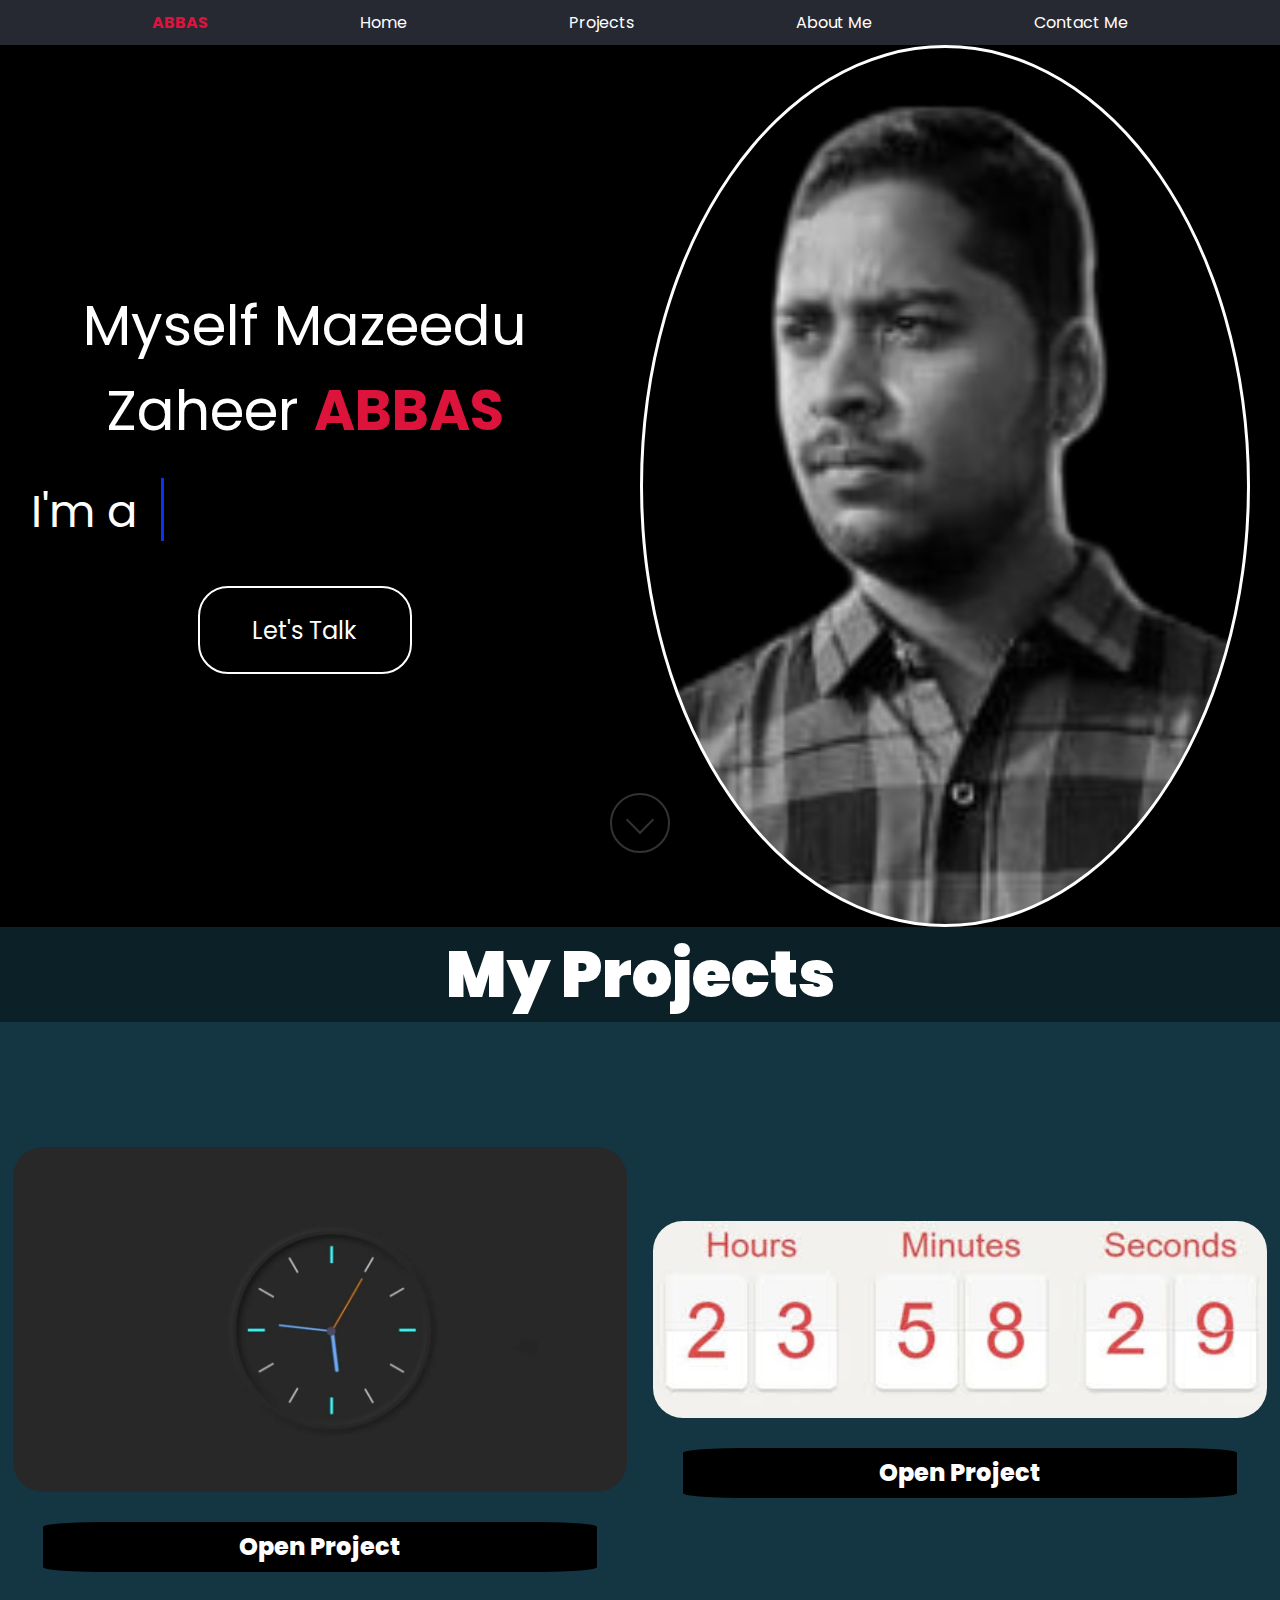
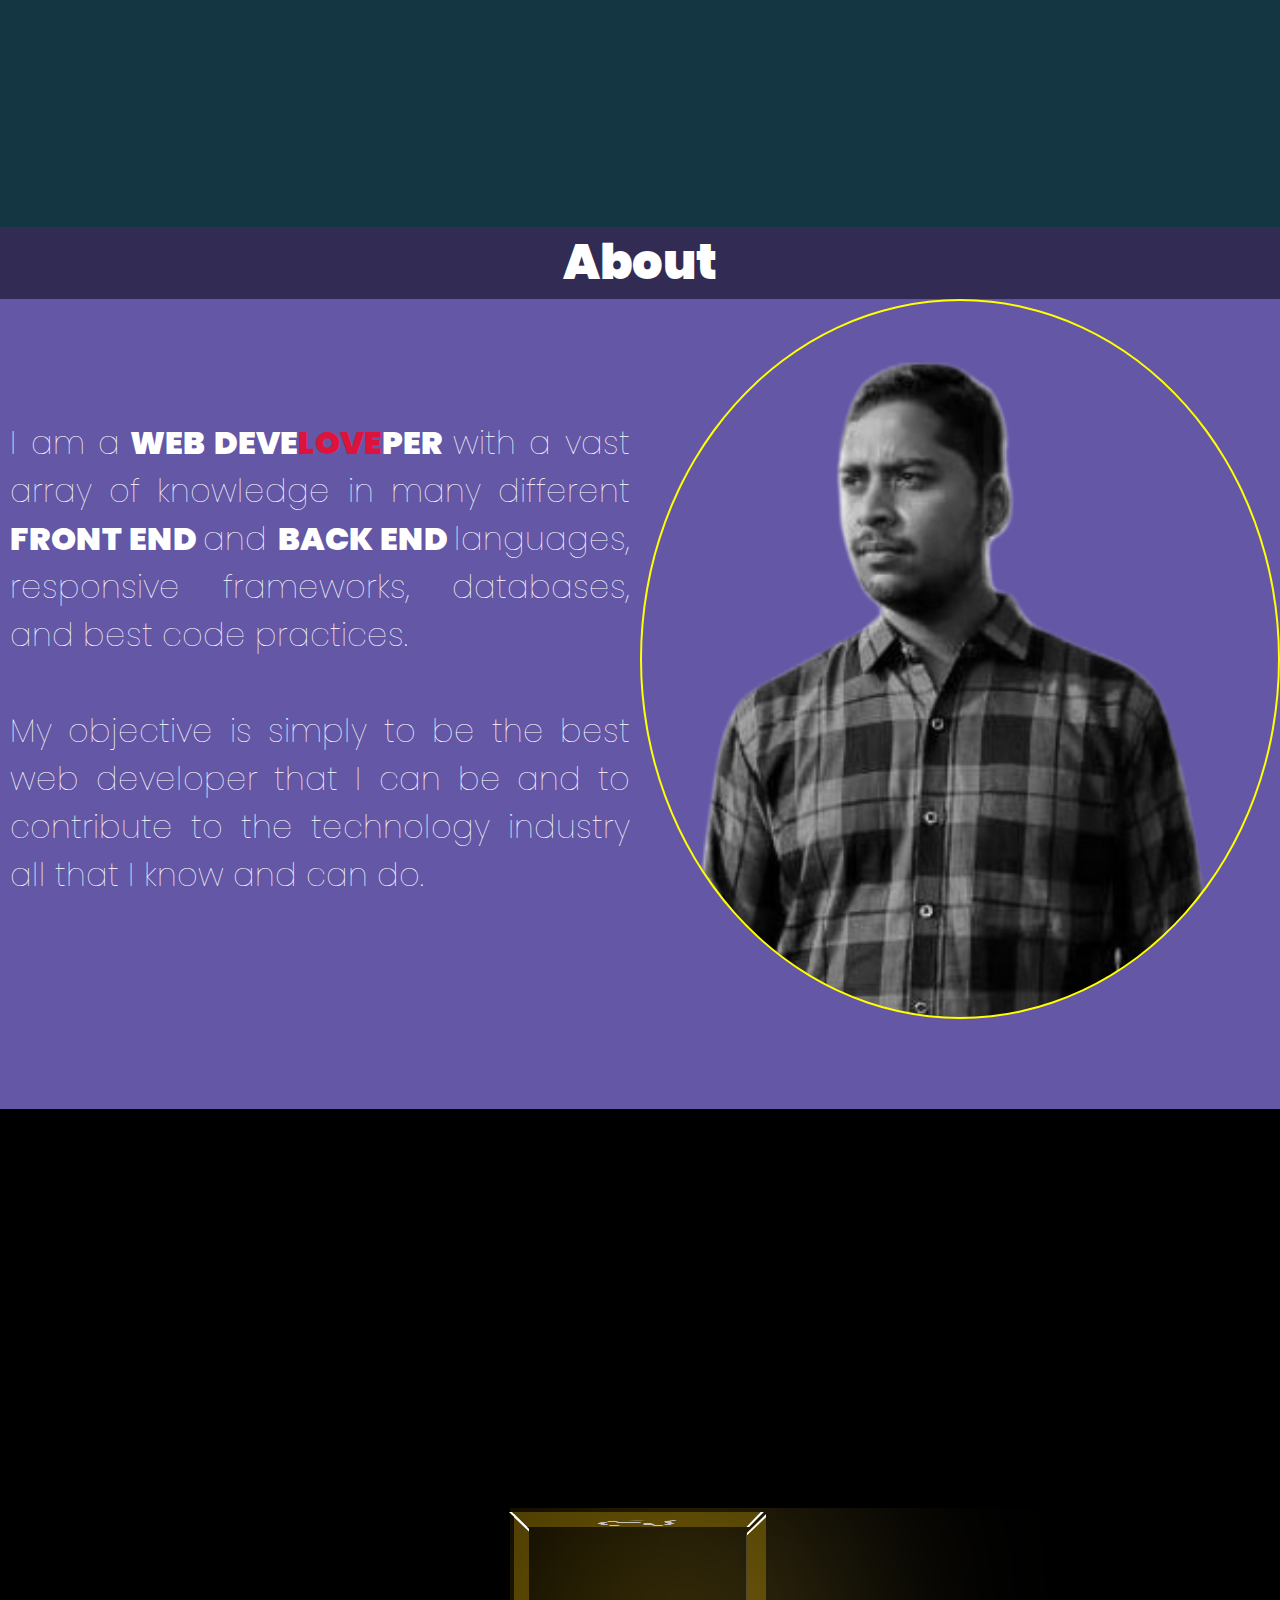
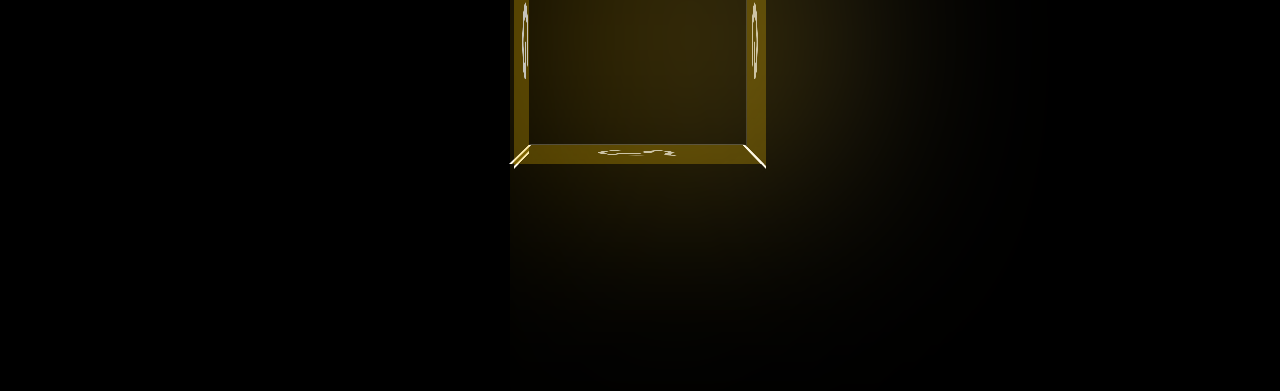
<file: index.html>
<!DOCTYPE html>
<html lang="en">
  <head>
    <meta charset="UTF-8" />
    <meta name="viewport" content="width=device-width, initial-scale=1.0" />
    <link rel="icon" href="./images/abbas.ico" />
    <link rel="stylesheet" href="./styles/styles.css" />
    <title>Abbas | DevLOVEper</title>
  </head>
  <body>
    <nav>
      <span><b>abbas</b></span>
      <div class="options">
        <a class="opt" href="#landingPage">Home</a>
        <a class="opt" href="#projSec">Projects</a>
        <a class="opt" href="#aboutMe">About Me</a>
        <a class="opt" href="#contact">Contact Me</a>
      </div>
    </nav>
    <section class="landingPage" id="landingPage">
      <div class="mainContainer">
        <div class="content">
          <p>Myself Mazeedu Zaheer <b>Abbas</b></p>
          <div class="content-container">
            <span class="text first-text">I'm a&nbsp;</span>
            <span class="text sec-text"></span>
          </div>
          <button class="mailSender">Let's Talk</button>
        </div>
        <div class="photo"></div>
      </div>
      <div class="scrool">
        <div class="scroll"></div>
      </div>
    </section>
    <section class="projSec" id="projSec">
      <div class="title">My Projects</div>
      <div class="projects">
        <div class="prj">
          <img src="./images/time.webp" alt="" />
          <a href="./others/ana clock/index.html" target="_blank"
            >Open Project</a
          >
        </div>
        <div class="prj">
          <img src="./images/digitimer.jpg" alt="" />
          <a href="./others/digi clock/INDEX.HTML" target="_blank"
            >Open Project</a
          >
        </div>
      </div>
    </section>
    <section class="aboutMe" id="aboutMe">
      <div class="metitle">About</div>
      <div class="aboutContainer">
        <div class="aboutMeData">
          I am a<b style="color: white"> web deve<b>love</b>per </b>with a vast
          array of knowledge in many different
          <b style="color: white">front end </b>and
          <b style="color: white">back end </b>languages, responsive frameworks,
          databases, and best code practices. <br /><br />
          My objective is simply to be the best web developer that I can be and
          to contribute to the technology industry all that I know and can do.
        </div>
        <div class="abbasphoto"></div>
      </div>
    </section>
    <section class="contact" id="contact">
      <link
        rel="stylesheet"
        href="https://cdnjs.cloudflare.com/ajax/libs/font-awesome/4.7.0/css/font-awesome.min.css"
      />
      <meta charset="UTF-8" />
      <title>CSS3 3d rotating cube animation</title>
      <div id="wrapper">
        <div class="box-area">
          <div id="box-front" class="box">
            <a
              href="mailto:sheikabdulrafi@gmail.com"
              class="button glow-button"
              target="_blank"
              ><i class="fa fa-google" style="font-size: 95px"></i
            ></a>
          </div>
          <div id="box-right" class="box">
            <a
              href="https://wa.me/+918464955650"
              class="button glow-button"
              target="_blank"
              ><i class="fa fa-whatsapp" style="font-size: 95px"></i
            ></a>
          </div>
          <div id="box-back" class="box">
            <a
              href="mailto:sheikabdulrafi@gmail.com"
              class="button glow-button"
              target="_blank"
              ><i class="fa fa-google" style="font-size: 95px"></i
            ></a>
          </div>
          <div id="box-left" class="box">
            <a
              href="https://wa.me/+918464955650"
              class="button glow-button"
              target="_blank"
              ><i class="fa fa-whatsapp" style="font-size: 95px"></i
            ></a>
          </div>
          <div id="box-bottom" class="box"></div>
        </div>
      </div>
    </section>
  </body>
  <script src="./scripts/script.js" type="module"></script>
</html>
</file>
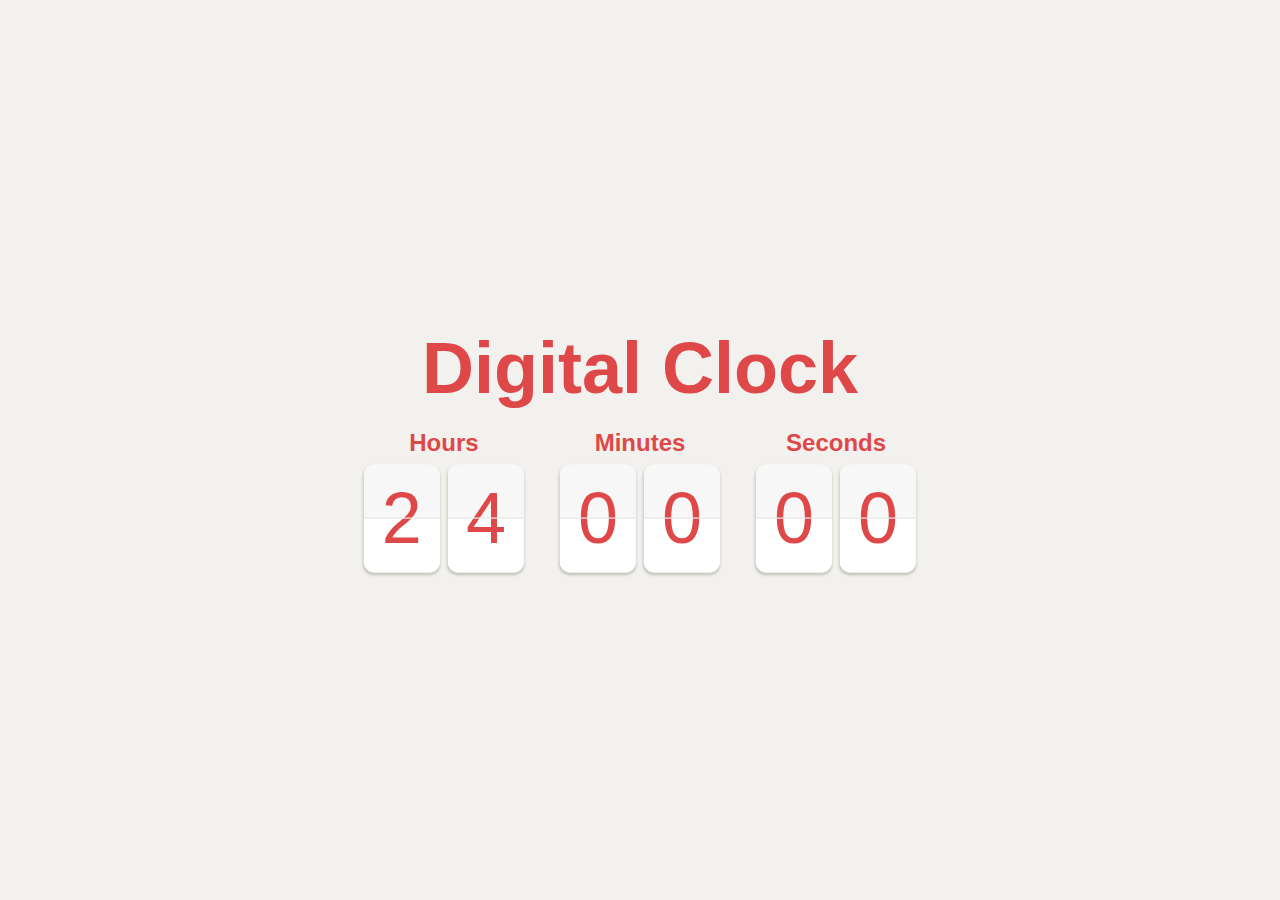
<file: others/digi clock/INDEX.HTML>
<!DOCTYPE html>
<html lang="en">
  <head>
    <meta charset="UTF-8" />
    <meta name="viewport" content="width=device-width, initial-scale=1.0" />
    <title>FLIP CLOCK</title>
    <link rel="stylesheet" href="./STYLE.CSS" />
  </head>
  <body>
    <div class="maincont">
        <div class="title">Digital Clock</div>
      <div class="container">
        <div class="container-seg">
          <div class="seg-title">Hours</div>
          <div class="seg">
            <div class="flip-card" data-hours-tens>
              <div class="top">2</div>
              <div class="bottom">2</div>
            </div>
            <div class="flip-card" data-hours-ones>
              <div class="top">4</div>
              <div class="bottom">4</div>
            </div>
          </div>
        </div>
        <div class="container-seg">
          <div class="seg-title">Minutes</div>
          <div class="seg">
            <div class="flip-card" data-minutes-tens>
              <div class="top">0</div>
              <div class="bottom">0</div>
            </div>
            <div class="flip-card" data-minutes-ones>
              <div class="top">0</div>
              <div class="bottom">0</div>
            </div>
          </div>
        </div>
        <div class="container-seg">
          <div class="seg-title">Seconds</div>
          <div class="seg">
            <div class="flip-card" data-seconds-tens>
              <div class="top">0</div>
              <div class="bottom">0</div>
            </div>
            <div class="flip-card" data-seconds-ones>
              <div class="top">0</div>
              <div class="bottom">0</div>
            </div>
          </div>
        </div>
      </div>
    </div>
  </body>
  <script src="./time.js" defer></script>
</html>
</file>
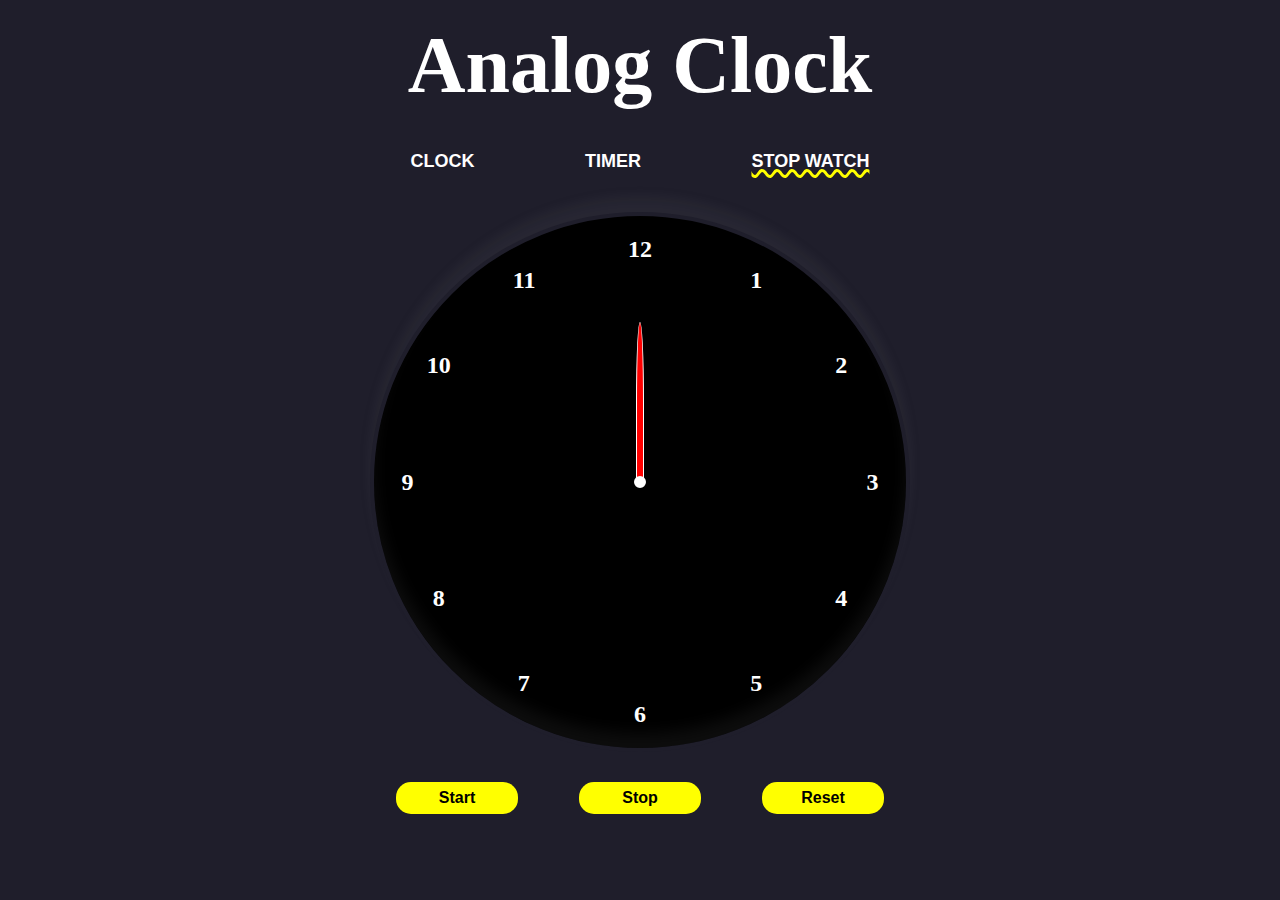
<file: others/ana clock/stopwatch.html>
<!DOCTYPE html>
<html lang="en">
  <head>
    <meta charset="UTF-8" />
    <meta name="viewport" content="width=device-width, initial-scale=1.0" />
    <title>Analog Clock</title>
    <link rel="stylesheet" href="./styles/stopwatch.css" />
  </head>
  <body>
    <div class="mainContainer">
      <h1>Analog Clock</h1>
      <div class="title">
        <span class="time"><a href="./index.html">Clock</a></span>
        <span class="timing"><a href="./timer.html">Timer</a></span>
        <span class="deadline active"
          ><a href="./stopwatch.html">Stop Watch</a></span
        >
      </div>
      <div class="clock">
        <div class="hands">
          <div class="hand sec" id="sec"></div>
          <div class="hand min" id="min"></div>
        </div>
        <span style="--i: 1"><b>1</b></span>
        <span style="--i: 2"><b>2</b></span>
        <span style="--i: 3"><b>3</b></span>
        <span style="--i: 4"><b>4</b></span>
        <span style="--i: 5"><b>5</b></span>
        <span style="--i: 6"><b>6</b></span>
        <span style="--i: 7"><b>7</b></span>
        <span style="--i: 8"><b>8</b></span>
        <span style="--i: 9"><b>9</b></span>
        <span style="--i: 10"><b>10</b></span>
        <span style="--i: 11"><b>11</b></span>
        <span style="--i: 12"><b>12</b></span>
      </div>
    </div>
    <div class="operations">
      <button id="start">Start</button>
      <button id="stop">Stop</button>
      <button id="reset">Reset</button>
    </div>

    <script src="./scripts/stopwatch.js"></script>
  </body>
</html>
</file>
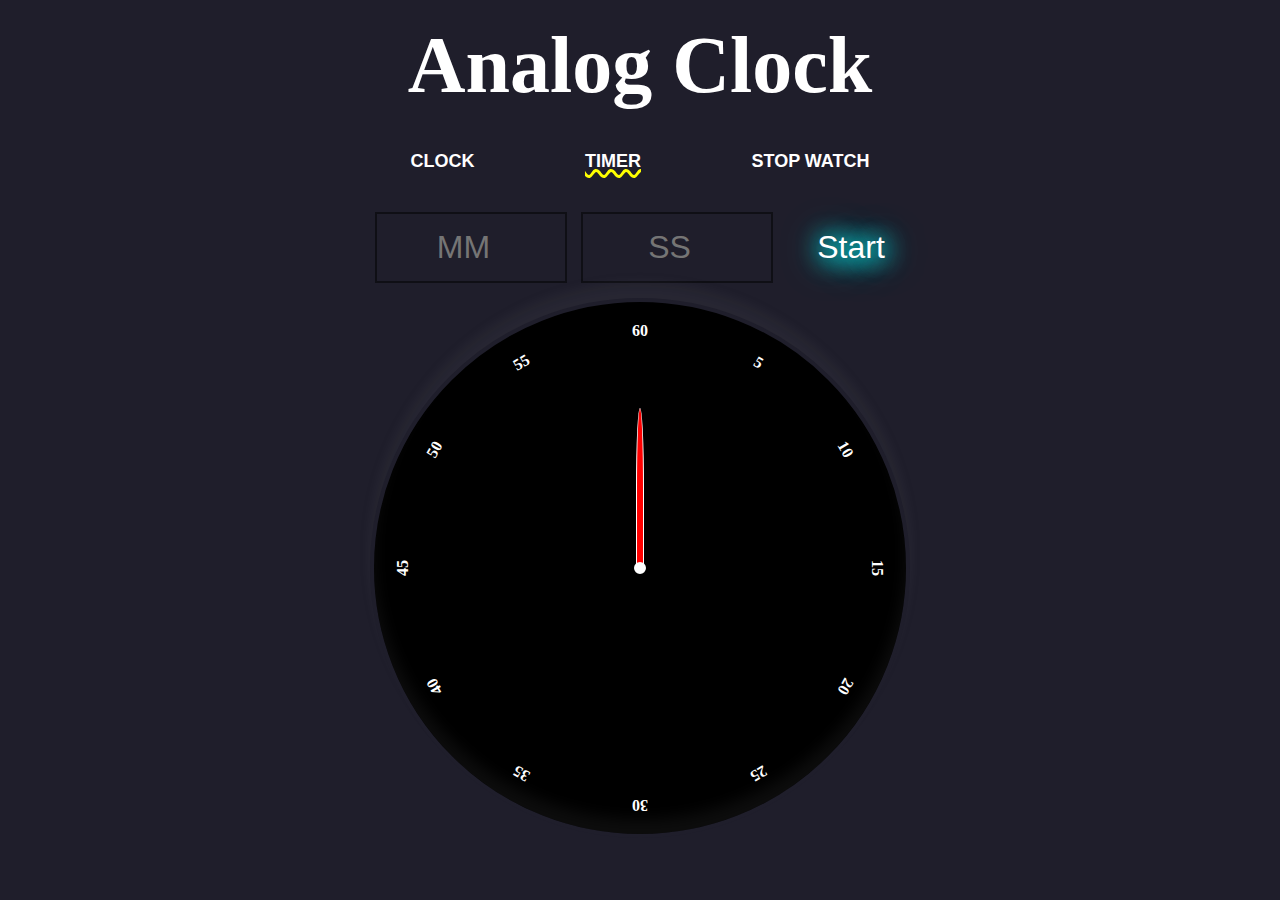
<file: others/ana clock/timer.html>
<!DOCTYPE html>
<html lang="en">
  <head>
    <meta charset="UTF-8" />
    <meta name="viewport" content="width=device-width, initial-scale=1.0" />
    <title>Analog Clock</title>
    <link rel="stylesheet" href="./styles/timer.css" />
  </head>
  <body>
    <div class="mainContainer">
      <h1>Analog Clock</h1>
      <div class="title">
        <span class="time"><a href="./index.html">Clock</a></span>
        <span class="timing active"><a href="./timer.html">Timer</a></span>
        <span class="deadline"><a href="./stopwatch.html">Stop Watch</a></span>
      </div>
      <div class="timerSetter">
        <input
          type="number"
          class="minutesTimer"
          id="minutesInput"
          placeholder="MM"
        />
        <input
          type="number"
          class="secondsTimer"
          id="minutesInput"
          placeholder="SS"
        />
        <button class="startTimer">Start</button>
      </div>
      <div class="timer">
        <div class="hands">
          <div class="hand sec timerSec" id="timerSec"></div>
          <div class="hand min timerMin" id="timerMin"></div>
        </div>
        <span style="--i: 60"><b>60</b></span>
        <span style="--i: 5"><b>5</b></span>
        <span style="--i: 10"><b>10</b></span>
        <span style="--i: 15"><b>15</b></span>
        <span style="--i: 20"><b>20</b></span>
        <span style="--i: 25"><b>25</b></span>
        <span style="--i: 30"><b>30</b></span>
        <span style="--i: 35"><b>35</b></span>
        <span style="--i: 40"><b>40</b></span>
        <span style="--i: 45"><b>45</b></span>
        <span style="--i: 50"><b>50</b></span>
        <span style="--i: 55"><b>55</b></span>
      </div>
      <div class="stopwatch"></div>
    </div>

    <script src="./scripts/timer.js"></script>
  </body>
</html>
</file>
<file: styles/styles.css>
@import url("https://fonts.googleapis.com/css2?family=Poppins:ital,wght@0,300;1,200;1,300&display=swap");

* {
  margin: 0;
  padding: 0;
  box-sizing: border-box;
  font-family: "poppins", sans-serif;
}

body {
  overflow-x: hidden;
  scroll-behavior: smooth;
}

nav {
  background: #272932;
  display: flex;
  align-items: center;
  justify-content: space-evenly;
  flex-direction: row;
  height: 45px;
  position: sticky;
  top: 0;
  z-index: 10000;
}

nav .options {
  width: 60%;
  display: flex;
  align-items: center;
  justify-content: space-between;
}

.opt {
  text-decoration: none;
  color: white;
}

section {
  width: 100vw;
  height: 98vh;
  background: #000;
}
.landingPage {
  position: sticky;
  top: 0;
  display: block;
}

.mainContainer {
  width: 100%;
  height: 100%;
  display: flex;
  flex-direction: row;
  align-items: center;
  justify-content: space-evenly;
}

.content,
.photo {
  width: 50%;
  height: 100%;
  overflow: hidden;
}

.photo {
  background: url("../images/b&w.png");
  background-repeat: no-repeat;
  background-position: top;
  background-size: contain;
  background-size: 200%;
  background-position-x: 40%;
  background-position-y: 5%;
  border-radius: 50%;
  border: 3px solid white;
  transition: 0.2;
  transition: 1s;
  overflow: hidden;
  margin: 30px;
}

.photo:hover {
  background-size: cover;
  background-position-x: 0;
  background-position-y: 0;
  transition: 1s;
}

.content {
  display: flex;
  align-items: center;
  justify-content: center;
  flex-direction: column;
  overflow: hidden;
  color: white;
}

.content p {
  margin: 5px;
  font-size: 3.5em;
  text-align: center;
  position: relative;
}

.content-container {
  width: 90%;
  font-size: 5vmin;
  padding-top: 20px;
  padding-bottom: 20px;
}

.sec-text {
  color: rgba(10, 50, 240, 100);
  position: relative;
  overflow: hidden;
}

b {
  color: crimson;
  text-transform: uppercase;
}

.sec-text::before {
  content: "";
  position: absolute;
  left: 0;
  width: 100%;
  height: 100%;
  background: #000;
  border-left: 3px solid rgba(10, 50, 240, 100);
  animation: animate 4s steps(12) infinite;
}

@keyframes animate {
  40%,
  60% {
    left: 100%;
  }
  100% {
    left: 0%;
  }
}

.mailSender {
  width: 35%;
  height: 10%;
  color: white;
  background: transparent;
  border: 2px solid white;
  border-radius: 30px;
  margin: 20px;
  font-size: 1.5em;
  transition: 1s;
}

.mailSender:hover {
  background: white;
  color: black;
  font-weight: 900;
  width: 40%;
}

.scrool {
  position: absolute;
  left: 50%;
  bottom: 5%;
  transform: translate(-50%, -50%);
  width: auto;
}

.scroll {
  width: 60px;
  height: 60px;
  border: 2px solid #333;
  border-radius: 50%;
  position: relative;
  animation: down 1.5s infinite;
  -webkit-animation: down 1.5s infinite;
  &::before {
    content: "";
    position: absolute;
    top: 15px;
    left: 18px;
    width: 18px;
    height: 18px;
    border-left: 2px solid #333;
    border-bottom: 2px solid #333;
    transform: rotate(-45deg);
  }
}

@keyframes down {
  0% {
    transform: translate(0);
  }
  20% {
    transform: translateY(15px);
  }
  40% {
    transform: translate(0);
  }
}

@-webkit-keyframes down {
  0% {
    transform: translate(0);
  }
  20% {
    transform: translateY(15px);
  }
  40% {
    transform: translate(0);
  }
}

.projSec {
  height: 100vh;
  position: sticky;
  top: 0;
  z-index: 10;
  background: #143642;
  display: block;
}

.title {
  text-align: center;
  color: white;
  font-size: 4em;
  margin-bottom: 15px;
  font-weight: 900;
  background: rgba(0, 0, 0, 0.4);
  z-index: 11;
}

.projects {
  width: 100%;
  height: 75%;
  display: flex;
  align-items: center;
  justify-content: center;
  flex-direction: row;
  justify-content: space-around;
}

.prj {
  width: 48%;
  display: flex;
  flex-direction: column;
  text-align: center;
  text-decoration: none;
  color: white;
}

.prj img {
  height: 60%;
  width: auto;
  border-radius: 30px;
}

.prj a {
  text-decoration: none;
  color: white;
  font-family: "poppins", sans-serif;
  font-size: 1.5em;
  font-weight: 800;
  margin: 30px;
  background: #000;
  height: 50px;
  border-radius: 10%;
  line-height: 50px;
}

.aboutMe {
  position: sticky;
  top: 0;
  z-index: 15;
  background: #6457a6;
}

.aboutContainer {
  display: flex;
  flex-direction: row;
  align-items: center;
  justify-content: space-evenly;
  margin: auto;
}

.aboutMeData {
  text-align: justify;
  padding: 10px;
  color: white;
  font-size: 2em;
  font-weight: 100;
  width: 50%;
}

.aboutMeData b {
  font-weight: 900;
}

.abbasphoto {
  width: 50%;
  height: 80vh;
  border: 2px solid yellow;
  background-image: url("../images/b&w.png");
  background-repeat: no-repeat;
  background-size: 100%;
  background-position: top;
  background-position-x: 65%;
  border-radius: 100%;
}

.metitle {
  text-align: center;
  color: white;
  font-weight: 900;
  background: rgba(0, 0, 0, 0.5);
  font-size: 3em;
  margin: 0;
  height: auto;
}

.contact {
  position: sticky;
  top: 0;
  z-index: 20;
  background: black;
  overflow: hidden;
}

#wrapper {
  position: absolute;
  left: 50%;
  top: 60%;
  perspective: 1500px;
}

.box-area {
  position: relative;
  transform-style: preserve-3d;
  animation-name: rotate;
  animation-duration: 25s;
  animation-timing-function: linear;
  animation-iteration-count: infinite;
}

@keyframes rotate {
  0% {
    transform: rotate3d(0, 0, 0, 0);
  }
  100% {
    transform: rotate3d(0, 1, 0, 360deg);
  }
}

.box {
  position: fixed;
  width: 240px;
  height: 240px;
  border: 2px solid #26262600;
}

#box-front {
  transform: translateX(-120px) translateY(-120px) translateZ(120px);
  background: rgba(255, 16, 108, 0);
}

#box-back {
  transform: translateX(-120px) translateY(-120px) translateZ(-120px);
  background: rgba(1, 251, 234, 0);
}

#box-right {
  transform: translateY(-120px) rotateY(90deg);
  background: rgba(4, 255, 117, 0);
}

#box-left {
  transform: translateY(-120px) translateX(-240px) rotateY(90deg);
  background: rgba(217, 255, 0, 0);
}

#box-top {
  transform: translateX(-120px) translateY(-240px) rotateX(90deg);
  background: rgba(0, 4, 246, 0);
}

#box-bottom {
  transform: translateX(-120px) rotateX(90deg);
  background: rgba(255, 196, 0, 0.237);
  border-radius: 2px;
  box-shadow: 0 20px 30px rgb(234, 212, 126);
  filter: blur(100px);
  border: 1px solid #d5c30000;
}

.box-area {
  transform: rotateX(90deg) rotateY(90deg);
}

.button {
  text-decoration: none;
  color: #c5c3bb;
  background: rgba(244, 191, 1, 0.272);
  padding: 128px 78px 100px;
  border-radius: 2px;
  border: 3px solid #ffffff;
  font-weight: normal;
  text-transform: uppercase;
  transition: all 0.2s ease-in-out;
}

.glow-button:hover {
  background-color: #e5e2d7;
  color: rgb(234, 219, 162);
  box-shadow: 0 20px 30px rgba(252, 243, 207, 0.6);
}

.hide {
  display: none;
}
</file>
<file: others/digi clock/STYLE.CSS>
*,
*::after,
*::before {
  box-sizing: border-box;
  font-family: Arial, Helvetica, sans-serif;
}

body {
  background: #f2f1ed;
  color: #de4848;
  font-size: 4.5rem;
}

.title {
  text-align: center;
  font-size: 1em;
  font-weight: 700;
  padding-bottom: 20px;
}

.flip-card {
  position: relative;
  display: inline-flex;
  flex-direction: column;
  box-shadow: 0 2px 3px 0 rgba(0, 0, 0, 0.2);
  border-radius: 10px;
}

.top,
.bottom,
.flip-card .topFlip,
.flip-card .bottomFlip {
  height: 0.75em;
  line-height: 1;
  padding: 0.25em;
  overflow: hidden;
}

.top,
.flip-card .topFlip {
  background-color: #f7f7f7;
  border-top-right-radius: 10px;
  border-top-left-radius: 10px;
  border-bottom: 1px solid rgba(0, 0, 0, 0.1);
}

.bottom,
.flip-card .bottomFlip {
  background: white;
  display: flex;
  align-items: flex-end;
  border-bottom-right-radius: 10px;
  border-bottom-left-radius: 10px;
}

.flip-card .topFlip {
  position: absolute;
  width: 100%;
  animation: flip-top 250ms ease-in;
  transform-origin: bottom;
}

@keyframes flip-top {
  100% {
    transform: rotateX(90deg);
  }
}

.flip-card .bottomFlip {
  position: absolute;
  bottom: 0;
  width: 100%;
  animation: flip-down 250ms ease-out 250ms;
  transform-origin: top;
  transform: rotateX(90deg);
}

@keyframes flip-down {
  100% {
    transform: rotateX(0deg);
  }
}

.container {
  display: flex;
  gap: 0.5em;
  justify-content: center;
  margin: auto;
}

.container-seg {
  display: flex;
  flex-direction: column;
  gap: 0.1em;
  align-items: center;
}

.seg-title {
  font-size: 1.5rem;
  font-weight: 600;
}

.seg {
  display: flex;
  gap: 0.5rem;
}

.maincont {
  position: absolute;
  top: 50%;
  left: 50%;
  transform: translate(-50%, -50%);
}
</file>
<file: others/ana clock/styles/stopwatch.css>
* {
  margin: 0;
  padding: 0;
  box-sizing: border-box;
  text-decoration: none;
}

body {
  background-color: rgb(31, 30, 43);
  color: white;
}

@keyframes bodyAnimation {
  0% {
    background: #283c86; /* fallback for old browsers */
    background: -webkit-linear-gradient(
      to right,
      #45a247,
      #283c86
    ); /* Chrome 10-25, Safari 5.1-6 */
    background: linear-gradient(
      to right,
      #45a247,
      #283c86
    ); /* W3C, IE 10+/ Edge, Firefox 16+, Chrome 26+, Opera 12+, Safari 7+ */
  }
  50% {
    background: #c0392b; /* fallback for old browsers */
    background: -webkit-linear-gradient(
      to right,
      #8e44ad,
      #c0392b
    ); /* Chrome 10-25, Safari 5.1-6 */
    background: linear-gradient(
      to right,
      #8e44ad,
      #c0392b
    ); /* W3C, IE 10+/ Edge, Firefox 16+, Chrome 26+, Opera 12+, Safari 7+ */
  }
  100% {
    background: #093028; /* fallback for old browsers */
    background: -webkit-linear-gradient(
      to right,
      #237a57,
      #093028
    ); /* Chrome 10-25, Safari 5.1-6 */
    background: linear-gradient(
      to right,
      #237a57,
      #093028
    ); /* W3C, IE 10+/ Edge, Firefox 16+, Chrome 26+, Opera 12+, Safari 7+ */
  }
}

.mainContainer {
  text-align: center;
  overflow: hidden;
}

.mainContainer h1 {
  padding: 20px;
  font-size: 5em;
}

.mainContainer .title {
  margin: auto;
  max-width: 80vmin;
  padding: 20px;
  margin-bottom: 20px;
  display: flex;
  flex-direction: row;
  justify-content: space-evenly;
  font-size: large;
  font-weight: bolder;
  text-transform: uppercase;
  font-family: "Lucida Sans", "Lucida Sans Regular", "Lucida Grande",
    "Lucida Sans Unicode", Geneva, Verdana, sans-serif;
}

a {
  font-size: large;
  font-weight: bolder;
  color: #fff;
}

.mainContainer .title .time:hover,
.timing:hover,
.deadline:hover {
  font-weight: 900;
  text-decoration: underline yellow 3px wavy;
}

.title .active {
  font-weight: 900;
  text-decoration: underline yellow 3px wavy;
}

.clock {
  position: relative;
  width: 60vmin;
  height: 60vmin;
  background: #000;
  margin: auto;
  border-radius: 50%;
  border: 4px solid rgb(31, 30, 43);
  box-shadow: 0 -15px 15px rgba(255, 255, 255, 0.05),
    inset 0 -15px 15px rgba(255, 255, 255, 0.05),
    0 -15px 15px rgba(0, 0, 0, 0.05), inset 0 -15px 15px rgba(0, 0, 0, 0.05);
  display: flex;
  align-items: center;
  justify-content: center;
}

.clock::before {
  content: "";
  position: absolute;
  width: 8px;
  height: 8px;
  border: 2px solid white;
  border-radius: 50%;
  z-index: 1000;
  background-color: white;
}

.mainContainer .operations {
  display: flex;
  flex-direction: row;
  align-items: center;
  justify-content: center;
  gap: 20px;
  margin: 20px;
}

.mainContainer .operations button {
  width: 10%;
  height: 2em;
  color: black;
}

.clock span {
  position: absolute;
  inset: 20px;
  transform: rotate(calc(30deg * var(--i)));
}

.clock span b {
  font-size: 1.5em;
  display: inline-block;
  transform: rotate(calc(-30deg * var(--i)));
}

.hands {
  display: flex;
  align-items: flex-end;
  justify-content: center;
  --rotation: 0;
}

.hand {
  position: absolute;
  width: 6px;
  height: 30%;
  background: red;
}

.sec {
  width: 1.5%;
  z-index: 10;
  transform-origin: bottom;
  border-top-left-radius: 50%;
  border-top-right-radius: 50%;
  transform: rotate(var(--rotation));
  border: 1px solid white;
}

.min {
  width: 1%;
  height: 20%;
  background: yellow;
  z-index: 9;
  transform-origin: bottom;
  border-top-left-radius: 50%;
  border-top-right-radius: 50%;
  transform: rotate(var(--rotation));
  border: 1px solid greenyellow;
}

.operations {
  display: flex;
  flex-direction: row;
  align-items: center;
  justify-content: center;
  margin: 10px;
  padding: 20px;
  gap: 5%;
}

.operations button {
  width: 10%;
  height: 2em;
  font-size: 1em;
  font-weight: 600;
  background: yellow;
  border: none;
  border-radius: 15px;
}

button {
  animation: bodyAnimation 5s infinite;
}

@media (max-width: 504px) {
  .mainContainer h1 {
    padding: 15px;
    font-size: 2.5em;
  }

  .mainContainer .title {
    font-size: 15px;
  }

  .clock span b {
    font-size: 1em;
  }
}
</file>
<file: others/ana clock/styles/timer.css>
* {
  margin: 0;
  padding: 0;
  box-sizing: border-box;
  text-decoration: none;
}

body {
  background-color: rgb(31, 30, 43);
  color: white;
}

.mainContainer {
  text-align: center;
  overflow: hidden;
}

.mainContainer h1 {
  padding: 20px;
  font-size: 5em;
}

.mainContainer .title {
  margin: auto;
  max-width: 80vmin;
  padding: 20px;
  margin-bottom: 20px;
  display: flex;
  flex-direction: row;
  justify-content: space-evenly;
  font-size: large;
  font-weight: bolder;
  text-transform: uppercase;
  font-family: "Lucida Sans", "Lucida Sans Regular", "Lucida Grande",
    "Lucida Sans Unicode", Geneva, Verdana, sans-serif;
}

a {
  font-size: large;
  font-weight: bolder;
  color: #fff;
}

.mainContainer .title .time:hover,
.timing:hover,
.deadline:hover {
  font-weight: 900;
  text-decoration: underline yellow 3px wavy;
}

.title .active {
  font-weight: 900;
  text-decoration: underline yellow 3px wavy;
}

.timer {
  position: relative;
  width: 60vmin;
  height: 60vmin;
  background: #000;
  margin: auto;
  border-radius: 50%;
  border: 4px solid rgb(31, 30, 43);
  box-shadow: 0 -15px 15px rgba(255, 255, 255, 0.05),
    inset 0 -15px 15px rgba(255, 255, 255, 0.05),
    0 -15px 15px rgba(0, 0, 0, 0.05), inset 0 -15px 15px rgba(0, 0, 0, 0.05);
  display: flex;
  align-items: center;
  justify-content: center;
}

.timer::before {
  content: "";
  position: absolute;
  width: 8px;
  height: 8px;
  border: 2px solid white;
  border-radius: 50%;
  z-index: 1000;
  background-color: white;
}

.hands {
  display: flex;
  align-items: flex-end;
  justify-content: center;
  --rotation: 0;
}

.hand {
  position: absolute;
  width: 6px;
  height: 30%;
  background: red;
}

.sec {
  width: 1.5%;
  z-index: 10;
  transform-origin: bottom;
  border-top-left-radius: 50%;
  border-top-right-radius: 50%;
  transform: rotate(var(--rotation));
  border: 1px solid white;
}

.min {
  width: 1%;
  height: 25%;
  background: yellow;
  z-index: 9;
  transform-origin: bottom;
  border-top-left-radius: 50%;
  border-top-right-radius: 50%;
  transform: rotate(var(--rotation));
  border: 1px solid greenyellow;
}

.timer span {
  position: absolute;
  inset: 20px;
  transform: rotate(calc(6deg * var(--i)));
}

.timerSetter {
  margin-bottom: 15px;
}

#minutesInput {
  background: transparent;
  padding: 15px;
  border: 2px solid rgba(0, 0, 0, 0.5);
  margin-left: 10px;
  width: 15%;
  height: 10%;
  font-size: 2em;
  color: #fff;
  text-align: center;
}

.startTimer {
  margin-left: 10px;
  width: 10%;
  height: 53px;
  background-color: transparent;
  border: none;
  font-size: 2em;
  color: #fff;
  text-shadow: 2px 2px 25px cyan, 2px 2px 40px cyan, 1px 1px 25px cyan;
}

.startTimer:hover {
  cursor: pointer;
}

@media (max-width: 504px) {
  .mainContainer h1 {
    padding: 15px;
    font-size: 2.5em;
  }

  .mainContainer .title {
    font-size: 15px;
  }

  .clock span b {
    font-size: 1em;
  }
}
</file>
